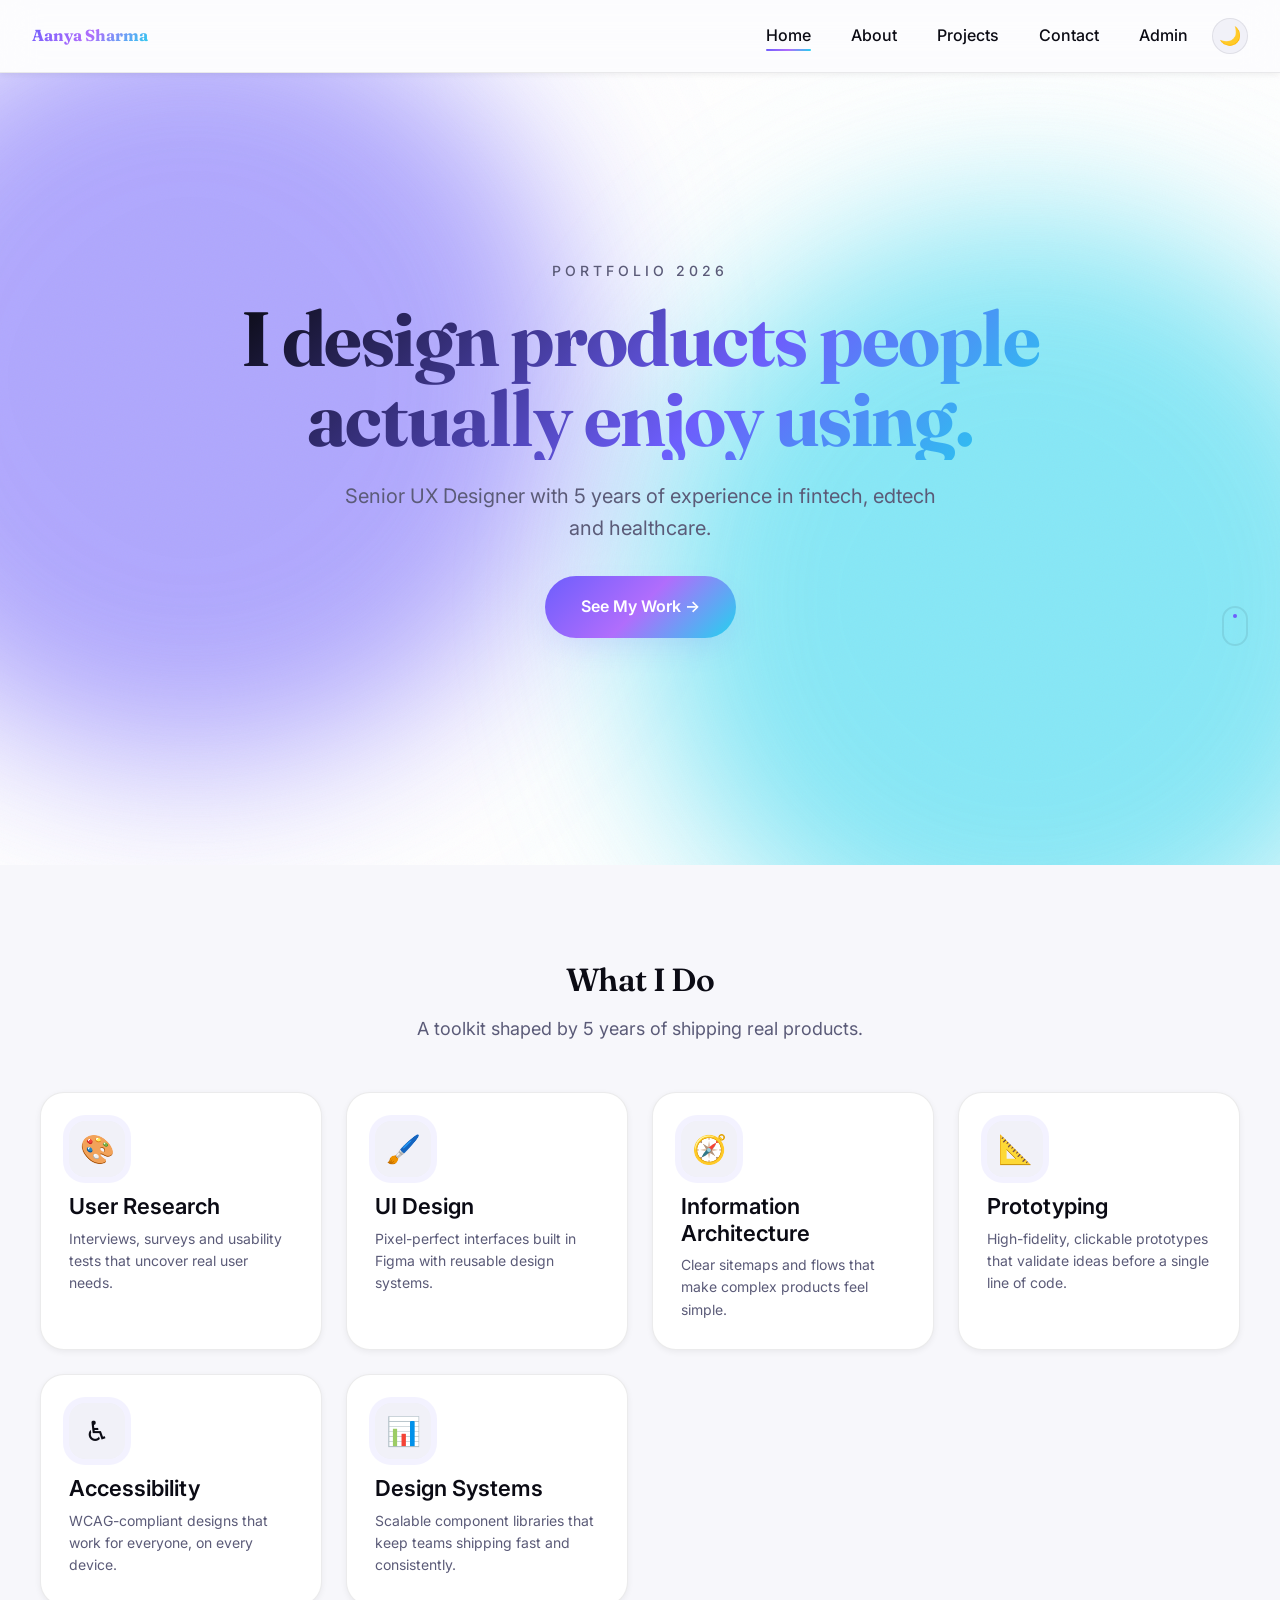
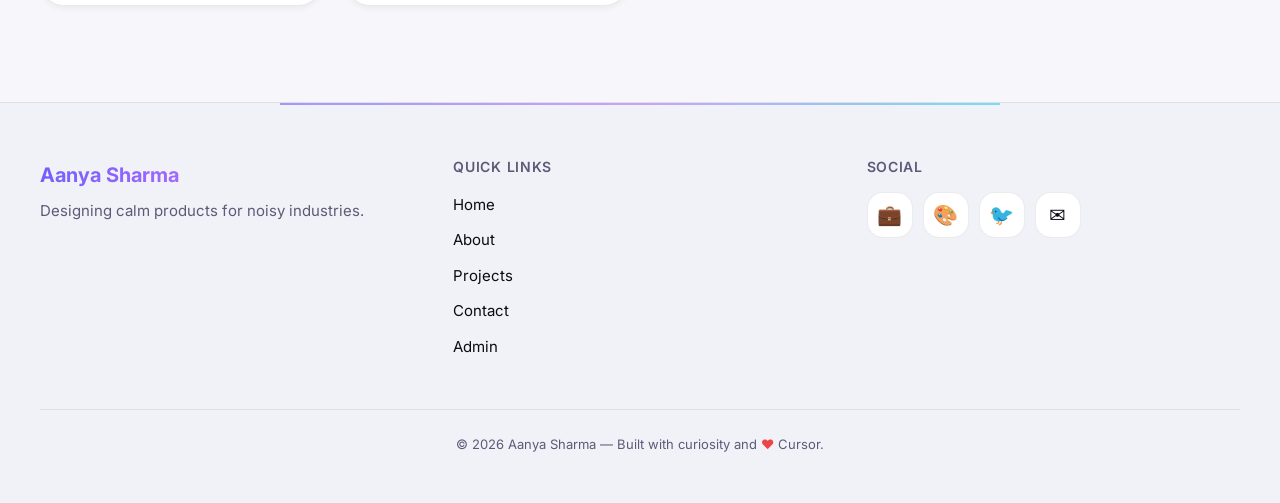
<file: index.html>
<!DOCTYPE html>
<html lang="en">
<head>
  <meta charset="UTF-8">
  <meta name="viewport" content="width=device-width, initial-scale=1.0">
  <title>Aanya Sharma | UX Designer</title>
  <link rel="stylesheet" href="styles.css">
  <script>
    (function(){var k='aanya-theme',s=localStorage.getItem(k),t=s||(matchMedia('(prefers-color-scheme: dark)').matches?'dark':'light');document.documentElement.setAttribute('data-theme',t);})();
  </script>
</head>
<body>

  <!-- Sticky bar: stays at the top while the user scrolls the page -->
  <nav class="nav">

    <!-- Brand / logo area on the left -->
    <a href="index.html" class="nav__brand">Aanya Sharma</a>

    <!-- Hamburger toggle (visible on mobile) -->
    <button type="button" class="nav__toggle" aria-expanded="false" aria-controls="nav-menu" aria-label="Open menu">
      <span class="nav__toggle-icon nav__toggle-icon--menu" aria-hidden="true">☰</span>
      <span class="nav__toggle-icon nav__toggle-icon--close" aria-hidden="true">✕</span>
    </button>

    <div class="nav__actions">
      <ul class="nav__links" id="nav-menu">
        <li><a href="index.html" class="nav__link active">Home</a></li>
        <li><a href="about.html" class="nav__link">About</a></li>
        <li><a href="projects.html" class="nav__link">Projects</a></li>
        <li><a href="contact.html" class="nav__link">Contact</a></li>
        <li><a href="admin.html" class="nav__link">Admin</a></li>
      </ul>
      <button type="button" class="theme-toggle" aria-label="Switch to dark mode">🌙</button>
    </div>

  </nav>

  <section class="hero">
    <div class="hero__noise" aria-hidden="true"></div>
    <p class="hero__eyebrow">PORTFOLIO 2026</p>
    <h1 class="hero__title">I design products people actually enjoy using.</h1>
    <p class="hero__subtitle">Senior UX Designer with 5 years of experience in fintech, edtech and healthcare.</p>
    <a href="projects.html" class="hero__cta">See My Work →</a>
    <div class="hero__scroll" aria-hidden="true"><span class="hero__scroll-dot"></span></div>
  </section>

  <section class="skills">
    <h2 class="skills__heading">What I Do</h2>
    <p class="skills__tagline">A toolkit shaped by 5 years of shipping real products.</p>

    <div class="skills__grid">

      <!-- Card 1: User Research -->
      <article class="skills__card reveal">
        <span class="skills__icon" aria-hidden="true">🎨</span>
        <h3 class="skills__name">User Research</h3>
        <p class="skills__desc">Interviews, surveys and usability tests that uncover real user needs.</p>
      </article>

      <!-- Card 2: UI Design -->
      <article class="skills__card reveal">
        <span class="skills__icon" aria-hidden="true">🖌️</span>
        <h3 class="skills__name">UI Design</h3>
        <p class="skills__desc">Pixel-perfect interfaces built in Figma with reusable design systems.</p>
      </article>

      <!-- Card 3: Information Architecture -->
      <article class="skills__card reveal">
        <span class="skills__icon" aria-hidden="true">🧭</span>
        <h3 class="skills__name">Information Architecture</h3>
        <p class="skills__desc">Clear sitemaps and flows that make complex products feel simple.</p>
      </article>

      <!-- Card 4: Prototyping -->
      <article class="skills__card reveal">
        <span class="skills__icon" aria-hidden="true">📐</span>
        <h3 class="skills__name">Prototyping</h3>
        <p class="skills__desc">High-fidelity, clickable prototypes that validate ideas before a single line of code.</p>
      </article>

      <!-- Card 5: Accessibility -->
      <article class="skills__card reveal">
        <span class="skills__icon" aria-hidden="true">♿</span>
        <h3 class="skills__name">Accessibility</h3>
        <p class="skills__desc">WCAG-compliant designs that work for everyone, on every device.</p>
      </article>

      <!-- Card 6: Design Systems -->
      <article class="skills__card reveal">
        <span class="skills__icon" aria-hidden="true">📊</span>
        <h3 class="skills__name">Design Systems</h3>
        <p class="skills__desc">Scalable component libraries that keep teams shipping fast and consistently.</p>
      </article>

    </div>
  </section>

  <footer class="footer">
    <div class="footer__grid">
      <div class="footer__col">
        <p class="footer__brand">Aanya Sharma</p>
        <p class="footer__tagline">Designing calm products for noisy industries.</p>
      </div>
      <div class="footer__col">
        <h2 class="footer__heading">Quick links</h2>
        <ul class="footer__links">
          <li><a href="index.html">Home</a></li>
          <li><a href="about.html">About</a></li>
          <li><a href="projects.html">Projects</a></li>
          <li><a href="contact.html">Contact</a></li>
          <li><a href="admin.html">Admin</a></li>
        </ul>
      </div>
      <div class="footer__col">
        <h2 class="footer__heading">Social</h2>
        <ul class="footer__social">
          <li><a href="https://linkedin.com" target="_blank" rel="noopener noreferrer"><span aria-hidden="true">💼</span> LinkedIn</a></li>
          <li><a href="https://dribbble.com" target="_blank" rel="noopener noreferrer"><span aria-hidden="true">🎨</span> Dribbble</a></li>
          <li><a href="https://twitter.com" target="_blank" rel="noopener noreferrer"><span aria-hidden="true">🐦</span> Twitter</a></li>
          <li><a href="mailto:hello@aanyasharma.design"><span aria-hidden="true">✉️</span> Email</a></li>
        </ul>
      </div>
    </div>
    <p class="footer__copy">© 2026 Aanya Sharma — Built with curiosity and <span class="footer__heart" aria-hidden="true">♥</span> Cursor.</p>
  </footer>

  <script src="script.js"></script>
</body>
</html>
</file>
<file: styles.css>
@import url("https://fonts.googleapis.com/css2?family=Fraunces:opsz,wght@9..144,600;800&family=Inter:wght@400;500;600;700&display=swap");

/* === DESIGN TOKENS === */
:root {
  /* Light theme (default) */
  --bg:            #f7f7fb;
  --surface:       #ffffff;
  --surface-2:     #f1f1f8;
  --text:          #0b0b14;
  --text-muted:    #5b5b78;
  --border:        rgba(11, 11, 20, 0.08);
  --primary:       #6d5efc;
  --primary-2:     #b06dfc;
  --accent:        #22d3ee;
  --success:       #16a34a;
  --danger:        #ef4444;
  --shadow-sm:     0 2px 6px rgba(11, 11, 20, 0.06);
  --shadow-md:     0 12px 32px -8px rgba(109, 94, 252, 0.18);
  --shadow-lg:     0 30px 60px -20px rgba(109, 94, 252, 0.35);
  --radius-sm:     10px;
  --radius-md:     16px;
  --radius-lg:     24px;
  --radius-pill:   999px;
  --ease:          cubic-bezier(0.2, 0.7, 0.2, 1);
  --dur-fast:      180ms;
  --dur:           320ms;
  --dur-slow:      650ms;
  --grad-hero:     linear-gradient(135deg, #6d5efc 0%, #b06dfc 50%, #22d3ee 100%);
  --grad-text:     linear-gradient(135deg, #0b0b14 0%, #6d5efc 60%, #22d3ee 100%);

  /* Legacy aliases (existing rules) */
  --color-bg: var(--surface);
  --color-text: var(--text);
  --color-muted: var(--text-muted);
  --color-primary: var(--primary);
  --color-primary-dark: #5548e8;
  --color-accent: var(--primary-2);
  --color-surface: var(--surface-2);

  --font-size-h1: 48px;
  --font-size-h2: 32px;
  --font-size-h3: 22px;
  --font-size-body: 16px;
  --font-size-small: 14px;
  --line-height-body: 1.6;
  --line-height-heading: 1.2;

  --font-sans: "Inter", system-ui, -apple-system, sans-serif;
  --font-display: "Fraunces", Georgia, serif;
}

:root[data-theme="dark"] {
  --bg: #08090f;
  --surface: #13141f;
  --surface-2: #1c1d2e;
  --text: #f5f5fa;
  --text-muted: #9ca3b7;
  --border: rgba(245, 245, 250, 0.1);
  --shadow-sm: 0 2px 8px rgba(0, 0, 0, 0.4);
  --shadow-md: 0 14px 40px -10px rgba(34, 211, 238, 0.2);
  --shadow-lg: 0 30px 80px -20px rgba(109, 94, 252, 0.45);
  --grad-text: linear-gradient(135deg, #ffffff 0%, #b06dfc 60%, #22d3ee 100%);
  --color-bg: var(--surface);
  --color-text: var(--text);
  --color-muted: var(--text-muted);
  --color-primary-dark: #8b7cff;
}

html {
  scroll-behavior: smooth;
}

body {
  margin: 0;
  background-color: var(--bg);
  color: var(--text);
  font-family: var(--font-sans);
  font-size: var(--font-size-body);
  line-height: var(--line-height-body);
}

body,
*,
*::before,
*::after {
  transition:
    background-color var(--dur) var(--ease),
    color var(--dur) var(--ease),
    border-color var(--dur) var(--ease),
    box-shadow var(--dur) var(--ease);
}

h1,
h2 {
  font-family: var(--font-display);
  font-weight: 600;
  line-height: var(--line-height-heading);
  color: var(--text);
  letter-spacing: -0.02em;
}

h1 {
  font-size: var(--font-size-h1);
}

h2 {
  font-size: var(--font-size-h2);
}

h3 {
  font-size: var(--font-size-h3);
  font-weight: 600;
  line-height: var(--line-height-heading);
  color: var(--text);
}

/* === NAVIGATION === */

.nav {
  position: sticky;
  top: 0;
  z-index: 100;
  display: flex;
  align-items: center;
  justify-content: space-between;
  font-size: var(--font-size-body);
}

.nav__toggle {
  display: none;
  align-items: center;
  justify-content: center;
  padding: 8px;
  border: none;
  background: transparent;
  color: var(--color-bg);
  font-size: 24px;
  line-height: 1;
  cursor: pointer;
  transition: color 0.2s ease, transform 0.2s ease;
}

.nav__toggle-icon {
  display: inline-block;
  transition: opacity 0.2s ease, transform 0.2s ease;
}

.nav__toggle-icon--close {
  display: none;
}

.nav.is-open .nav__toggle-icon--menu {
  display: none;
}

.nav.is-open .nav__toggle-icon--close {
  display: inline-block;
}

.nav__brand {
  text-decoration: none;
}

.nav__links {
  display: flex;
  align-items: center;
  gap: 2.5rem;
  margin: 0;
  padding: 0;
  list-style: none;
}

.nav__link {
  text-decoration: none;
}

/* === HERO === */

.hero {
  display: flex;
  flex-direction: column;
  align-items: center;
  justify-content: center;
  width: 100%;
  min-height: 80vh;
  padding: 2rem;
  box-sizing: border-box;
  background: linear-gradient(to bottom right, #4f46e5, #9333ea);
  color: var(--color-bg);
  text-align: center;
}

.hero h1 {
  color: var(--color-bg);
}

.hero__eyebrow {
  margin: 0 0 1rem;
  font-size: var(--font-size-small);
  font-weight: 500;
  letter-spacing: 4px;
  text-transform: uppercase;
  opacity: 0.6;
}

.hero__title {
  margin: 0 0 1.25rem;
  max-width: 800px;
  font-weight: 700;
}

.hero__subtitle {
  margin: 0 0 2rem;
  max-width: 600px;
  font-size: 20px;
  line-height: var(--line-height-body);
  opacity: 0.8;
}

@keyframes hero-cta-float {
  0%, 100% {
    transform: translateY(0);
    box-shadow: 0 4px 14px rgba(0, 0, 0, 0.15);
  }
  50% {
    transform: translateY(-3px);
    box-shadow: 0 10px 24px rgba(0, 0, 0, 0.22);
  }
}

.hero__cta {
  display: inline-block;
  padding: 16px 32px;
  border-radius: 999px;
  background-color: var(--color-bg);
  color: var(--color-text);
  font-size: var(--font-size-body);
  font-weight: 600;
  text-decoration: none;
  box-shadow: 0 4px 14px rgba(0, 0, 0, 0.15);
  animation: hero-cta-float 2s cubic-bezier(0.45, 0, 0.55, 1) infinite;
  transition: transform 0.2s ease, box-shadow 0.2s ease;
}

.hero__cta:hover {
  animation-play-state: paused;
  transform: translateY(-4px);
  box-shadow: 0 12px 28px rgba(0, 0, 0, 0.25);
}

/* === SKILLS === */

.skills {
  padding: 96px 24px;
  text-align: center;
}

.skills__heading {
  margin: 0 0 16px;
  color: var(--text);
}

.skills__tagline {
  margin: 0 auto 48px;
  max-width: 640px;
  font-size: 18px;
  color: var(--color-muted);
}

.skills__grid {
  display: grid;
  grid-template-columns: repeat(auto-fit, minmax(260px, 1fr));
  gap: 24px;
  max-width: 1200px;
  margin: 0 auto;
  text-align: left;
}

.skills__card {
  padding: 24px;
  border: 1px solid #e5e7eb;
  border-radius: 16px;
  background-color: var(--color-bg);
  box-shadow: 0 1px 3px rgba(0, 0, 0, 0.08);
  transition: transform 0.2s ease, box-shadow 0.2s ease;
}

.skills__card:hover {
  transform: translateY(-6px);
  box-shadow: 0 12px 24px rgba(0, 0, 0, 0.12);
}

.skills__icon {
  display: block;
  margin-bottom: 12px;
  font-size: 48px;
  line-height: 1;
}

.skills__name {
  margin: 0 0 8px;
}

.skills__desc {
  margin: 0;
  font-size: var(--font-size-small);
  line-height: var(--line-height-body);
  color: var(--color-muted);
}

/* === ABOUT === */

.about {
  max-width: 1200px;
  margin: 0 auto;
  padding: 64px 24px 96px;
}

.about__header {
  text-align: center;
  margin-bottom: 64px;
}

.about__title {
  margin: 0 0 12px;
}

.about__subtitle {
  margin: 0;
  font-size: 18px;
  color: var(--color-muted);
}

.about__intro {
  display: grid;
  grid-template-columns: 1fr 1fr;
  gap: 48px;
  align-items: start;
  margin-bottom: 96px;
}

.about__photo {
  width: 400px;
  height: 400px;
  max-width: 100%;
  border-radius: 16px;
  object-fit: cover;
}

.about__bio p {
  margin: 0 0 1.25rem;
  color: #374151;
}

.about__bio p:last-child {
  margin-bottom: 0;
}

.about__timeline-heading {
  margin: 0 0 48px;
  text-align: center;
}

.timeline {
  list-style: none;
  margin: 0 auto;
  padding: 0;
  max-width: 720px;
}

.timeline__entry {
  display: grid;
  grid-template-columns: 72px 1fr;
  gap: 32px;
  position: relative;
  padding-bottom: 40px;
}

.timeline__entry:last-child {
  padding-bottom: 0;
}

.timeline__entry::before {
  content: "";
  position: absolute;
  left: 72px;
  top: 8px;
  width: 12px;
  height: 12px;
  margin-left: 20px;
  border-radius: 50%;
  background-color: var(--color-accent);
  box-shadow: 0 0 0 4px #f5f3ff;
  z-index: 1;
}

.timeline__entry:not(:last-child)::after {
  content: "";
  position: absolute;
  left: 72px;
  top: 20px;
  margin-left: 25px;
  width: 2px;
  height: calc(100% - 4px);
  background-color: var(--color-accent);
}

.timeline__year {
  font-size: 18px;
  font-weight: 700;
  color: var(--color-primary-dark);
  text-align: right;
  padding-top: 2px;
}

.timeline__content {
  padding-left: 24px;
}

.timeline__role {
  margin: 0 0 6px;
}

.timeline__desc {
  margin: 0;
  font-size: var(--font-size-small);
  line-height: var(--line-height-body);
  color: var(--color-muted);
}

/* === PROJECTS === */

.projects {
  max-width: 1200px;
  margin: 0 auto;
  padding: 64px 24px 96px;
}

.projects__header {
  text-align: center;
  margin-bottom: 56px;
}

.projects__title {
  margin: 0 0 12px;
}

.projects__subtitle {
  margin: 0;
  font-size: 18px;
  color: var(--color-muted);
}

.projects__grid {
  display: grid;
  grid-template-columns: repeat(auto-fit, minmax(320px, 1fr));
  gap: 32px;
}

.project-card {
  overflow: hidden;
  border: 1px solid var(--border);
  border-radius: 16px;
  background-color: var(--color-bg);
  box-shadow: 0 1px 3px rgba(0, 0, 0, 0.08);
  transition: box-shadow 0.2s ease, transform 0.2s ease;
}

.project-card:hover {
  transform: translateY(-4px);
  box-shadow: 0 12px 24px rgba(0, 0, 0, 0.1);
}

.project-card__image {
  display: block;
  width: 100%;
  height: 100%;
  object-fit: cover;
}

.project-card__body {
  padding: 24px;
}

.project-card__title {
  margin: 0 0 8px;
}

.project-card__desc {
  margin: 0 0 16px;
  font-size: var(--font-size-small);
  line-height: var(--line-height-body);
  color: var(--color-muted);
}

.project-card__tags {
  display: flex;
  flex-wrap: wrap;
  gap: 8px;
  margin-bottom: 16px;
}

.project-card__tag {
  padding: 4px 10px;
  border-radius: 999px;
  background-color: #ede9fe;
  color: #5b21b6;
  font-size: 12px;
  font-weight: 500;
}

.project-card__link {
  display: inline-block;
  color: var(--color-primary-dark);
  font-size: 15px;
  font-weight: 600;
  text-decoration: none;
  transition: color 0.2s ease, text-decoration 0.2s ease;
}

.project-card__link:hover {
  color: var(--color-primary);
  text-decoration: underline;
}

/* === CONTACT === */

.contact {
  max-width: 1100px;
  margin: 0 auto;
  padding: 64px 24px 96px;
}

.contact__header {
  text-align: center;
  margin-bottom: 56px;
}

.contact__title {
  margin: 0 0 12px;
}

.contact__subtitle {
  margin: 0;
  font-size: 18px;
  color: var(--color-muted);
}

.contact__layout {
  display: grid;
  grid-template-columns: 1fr 1.2fr;
  gap: 48px;
  align-items: start;
}

.contact-card {
  padding: 32px;
  border: 1px solid #e5e7eb;
  border-radius: 16px;
  background-color: var(--color-surface);
}

.contact-card__heading {
  margin: 0 0 24px;
}

.contact-card__item {
  margin: 0 0 20px;
  color: #374151;
}

.contact-card__label {
  display: block;
  margin-bottom: 4px;
  font-size: 12px;
  font-weight: 600;
  letter-spacing: 0.05em;
  text-transform: uppercase;
  color: var(--color-muted);
}

.contact-card__item a {
  color: var(--color-primary-dark);
  text-decoration: none;
}

.contact-card__item a:hover {
  color: var(--color-primary);
  text-decoration: underline;
}

.contact-card__social {
  margin-top: 24px;
}

.contact-card__links {
  margin: 0;
  padding: 0;
  list-style: none;
}

.contact-card__links li {
  margin-bottom: 8px;
}

.contact-card__links a {
  color: var(--color-primary-dark);
  font-weight: 500;
  text-decoration: none;
}

.contact-card__links a:hover {
  color: var(--color-primary);
  text-decoration: underline;
}

.contact-form {
  display: flex;
  flex-direction: column;
  gap: 20px;
}

.contact-form__field {
  display: flex;
  flex-direction: column;
  gap: 8px;
}

.contact-form__field label {
  font-size: var(--font-size-small);
  font-weight: 600;
  color: #374151;
}

.contact-form__field input,
.contact-form__field select,
.contact-form__field textarea {
  width: 100%;
  padding: 12px;
  border: 1px solid #d1d5db;
  border-radius: 8px;
  background-color: var(--color-bg);
  font-size: var(--font-size-body);
  font-family: inherit;
  color: var(--color-text);
  box-sizing: border-box;
  transition: border-color 0.2s ease, box-shadow 0.2s ease;
}

.contact-form__field textarea {
  resize: vertical;
  min-height: 120px;
}

.contact-form__field input:focus,
.contact-form__field select:focus,
.contact-form__field textarea:focus {
  outline: none;
  border-color: var(--color-primary);
  box-shadow: 0 0 0 3px rgba(99, 102, 241, 0.25);
}

.contact-form__submit {
  width: 100%;
  padding: 14px;
  border: none;
  border-radius: 8px;
  background-color: var(--color-primary);
  color: var(--color-bg);
  font-size: var(--font-size-body);
  font-weight: 600;
  font-family: inherit;
  cursor: pointer;
  transition: background-color 0.2s ease;
}

.contact-form__submit:hover {
  background-color: var(--color-primary-dark);
}

.contact-success {
  margin: 0;
  padding: 24px;
  border-radius: 8px;
  background-color: #ecfdf5;
  border: 1px solid #6ee7b7;
  color: #065f46;
  font-size: var(--font-size-body);
  line-height: var(--line-height-body);
}

/* === FOOTER === */

.footer {
  padding: 48px 24px;
  background-color: #0f172a;
  color: #cbd5e1;
}

.footer h2 {
  font-family: var(--font-sans);
  color: #94a3b8;
}

.footer__grid {
  display: grid;
  grid-template-columns: repeat(3, 1fr);
  gap: 40px;
  max-width: 1200px;
  margin: 0 auto 40px;
}

.footer__brand {
  margin: 0 0 8px;
  font-size: 20px;
  font-weight: 700;
  color: var(--color-bg);
}

.footer__tagline {
  margin: 0;
  font-size: 15px;
  line-height: var(--line-height-body);
  color: #cbd5e1;
}

.footer__heading {
  margin: 0 0 16px;
  font-size: var(--font-size-small);
  font-weight: 600;
  letter-spacing: 0.05em;
  text-transform: uppercase;
}

.footer__links,
.footer__social {
  margin: 0;
  padding: 0;
  list-style: none;
}

.footer__links li,
.footer__social li {
  margin-bottom: 10px;
}

.footer__links a,
.footer__social a {
  color: #cbd5e1;
  font-size: 15px;
  text-decoration: none;
  transition: color 0.2s ease;
}

.footer__links a:hover,
.footer__social a:hover {
  color: var(--color-accent);
}

.footer__copy {
  margin: 0 auto;
  padding-top: 24px;
  border-top: 1px solid #1e293b;
  max-width: 1200px;
  font-size: 13px;
  text-align: center;
  color: #94a3b8;
}

/* === RESPONSIVE === */

/* ≤768px — hamburger nav + stacked layouts */
@media (max-width: 768px) {
  .nav {
    flex-wrap: wrap;
    height: auto;
    min-height: 72px;
  }

  .nav.is-scrolled {
    min-height: 56px;
  }

  .nav__toggle {
    display: flex;
  }

  .nav__actions {
    display: none;
    flex-direction: column;
    align-items: stretch;
    gap: 0;
    width: 100%;
    margin: 0;
    padding: 0;
  }

  .nav.is-open .nav__actions {
    display: flex;
  }

  .nav__links {
    flex-direction: column;
    align-items: stretch;
    gap: 0;
    width: 100%;
    border-top: 1px solid var(--border);
    background: var(--surface);
  }

  .nav__links li {
    width: 100%;
  }

  .nav__link {
    display: block;
    padding: 14px 2rem;
  }

  .theme-toggle {
    align-self: flex-end;
    margin: 12px 2rem 16px;
  }

  .about__intro {
    grid-template-columns: 1fr;
    justify-items: center;
    text-align: center;
  }

  .about__photo {
    width: 100%;
    max-width: 400px;
    height: auto;
    aspect-ratio: 1 / 1;
  }

  .contact__layout {
    grid-template-columns: 1fr;
  }

  .footer__grid {
    grid-template-columns: 1fr;
    gap: 32px;
  }
}

/* ≤639px — hero headline tweak */
@media (max-width: 639px) {
  .hero__title {
    font-size: 36px;
    padding: 0 0.75rem;
  }
}

/* ≤480px — smaller headings + tighter section padding */
@media (max-width: 480px) {
  h1 {
    font-size: 32px;
  }

  .hero__title {
    font-size: 32px;
  }

  .skills {
    padding-top: 56px;
    padding-bottom: 56px;
  }

  .about,
  .projects,
  .contact {
    padding-bottom: 56px;
  }
}

/* === GLOBAL ANIMATIONS & UTILITIES === */

.scroll-progress {
  position: fixed;
  top: 0;
  left: 0;
  z-index: 10000;
  height: 3px;
  width: 0%;
  background: var(--grad-hero);
  pointer-events: none;
}

.reveal {
  opacity: 0;
  transform: translateY(28px);
  transition:
    opacity var(--dur-slow) var(--ease),
    transform var(--dur-slow) var(--ease);
}

.reveal.is-visible {
  opacity: 1;
  transform: translateY(0);
}

.page-splash {
  position: fixed;
  inset: 0;
  z-index: 20000;
  display: flex;
  align-items: center;
  justify-content: center;
  background: rgba(0, 0, 0, 0.92);
  pointer-events: none;
}

.page-splash__brand {
  font-family: var(--font-display);
  font-size: clamp(28px, 5vw, 42px);
  font-weight: 700;
  background: var(--grad-hero);
  -webkit-background-clip: text;
  background-clip: text;
  color: transparent;
  opacity: 0;
  animation: splashBrand 900ms var(--ease) forwards;
}

@keyframes splashBrand {
  0% {
    opacity: 0;
    transform: scale(0.96);
  }
  40% {
    opacity: 1;
    transform: scale(1);
  }
  100% {
    opacity: 0;
    transform: scale(1.02);
  }
}

:focus {
  outline: none;
}

:focus-visible {
  outline: 2px solid var(--primary);
  outline-offset: 3px;
  border-radius: inherit;
}

/* === NAV (GLASS) === */

.nav {
  height: 72px;
  padding: 0 clamp(1rem, 4vw, 2rem);
  background: rgba(255, 255, 255, 0.65);
  backdrop-filter: blur(18px) saturate(140%);
  -webkit-backdrop-filter: blur(18px) saturate(140%);
  border-bottom: 1px solid var(--border);
  box-shadow: var(--shadow-sm);
  transition:
    height var(--dur) var(--ease),
    background-color var(--dur) var(--ease),
    box-shadow var(--dur) var(--ease);
}

:root[data-theme="dark"] .nav {
  background: rgba(19, 20, 31, 0.55);
}

.nav.is-scrolled {
  height: 56px;
  box-shadow: var(--shadow-md);
  background: rgba(255, 255, 255, 0.82);
}

:root[data-theme="dark"] .nav.is-scrolled {
  background: rgba(19, 20, 31, 0.78);
}

.nav__brand {
  background: var(--grad-hero);
  -webkit-background-clip: text;
  background-clip: text;
  color: transparent;
  font-weight: 700;
  font-family: var(--font-display);
}

.nav__brand:hover {
  opacity: 0.85;
  color: transparent;
}

.nav__link {
  position: relative;
  color: var(--text);
  font-weight: 500;
}

.nav__link:hover {
  color: var(--primary);
}

.nav__link.active {
  text-decoration: none;
}

.nav__link.active::after {
  content: "";
  position: absolute;
  left: 0;
  bottom: -6px;
  width: 100%;
  height: 2px;
  background: var(--grad-hero);
  border-radius: var(--radius-pill);
  animation: navUnderline var(--dur) var(--ease) forwards;
  transform-origin: left;
}

@keyframes navUnderline {
  from {
    transform: scaleX(0);
  }
  to {
    transform: scaleX(1);
  }
}

.nav__toggle {
  color: var(--text);
  z-index: 2;
}

.nav__actions {
  display: flex;
  align-items: center;
  gap: 1.5rem;
}

.theme-toggle {
  flex-shrink: 0;
  display: flex;
  align-items: center;
  justify-content: center;
  width: 36px;
  height: 36px;
  padding: 0;
  border: 1px solid var(--border);
  border-radius: var(--radius-pill);
  background: var(--surface-2);
  font-size: 18px;
  line-height: 1;
  cursor: pointer;
}

.theme-toggle:hover {
  border-color: var(--primary);
  box-shadow: var(--shadow-sm);
}

/* === HERO (BLOBS) === */

.hero {
  position: relative;
  overflow: hidden;
  min-height: 88vh;
  background: var(--surface);
  color: var(--text);
  text-align: center;
}

.hero::before,
.hero::after {
  content: "";
  position: absolute;
  width: 60vw;
  height: 60vw;
  border-radius: 50%;
  filter: blur(80px);
  opacity: 0.55;
  animation: blobFloat 12s ease-in-out infinite;
  pointer-events: none;
  z-index: 0;
}

.hero::before {
  top: -10%;
  left: -15%;
  background: #6d5efc;
  mix-blend-mode: multiply;
}

.hero::after {
  bottom: -15%;
  right: -10%;
  background: #22d3ee;
  mix-blend-mode: multiply;
  animation-delay: -6s;
}

:root[data-theme="dark"] .hero::before,
:root[data-theme="dark"] .hero::after {
  mix-blend-mode: screen;
}

.hero__noise {
  position: absolute;
  inset: 0;
  z-index: 1;
  opacity: 0.04;
  pointer-events: none;
  background-image: url("data:image/svg+xml,%3Csvg viewBox='0 0 120 120' xmlns='http://www.w3.org/2000/svg'%3E%3Cfilter id='n'%3E%3CfeTurbulence type='fractalNoise' baseFrequency='0.85' numOctaves='4' stitchTiles='stitch'/%3E%3C/filter%3E%3Crect width='120' height='120' filter='url(%23n)'/%3E%3C/svg%3E");
  background-size: 120px 120px;
}

.hero > *:not(.hero__noise) {
  position: relative;
  z-index: 2;
}

@keyframes blobFloat {
  0%,
  100% {
    transform: translate(0, 0);
  }
  33% {
    transform: translate(40px, -30px);
  }
  66% {
    transform: translate(-35px, 40px);
  }
}

.hero h1 {
  color: transparent;
}

.hero__eyebrow {
  color: var(--text-muted);
  opacity: 1;
}

.hero__title {
  background: var(--grad-text);
  -webkit-background-clip: text;
  background-clip: text;
  color: transparent;
  font-size: clamp(40px, 6vw, 84px);
  line-height: 1.05;
  letter-spacing: -0.02em;
}

.hero__subtitle {
  color: var(--text-muted);
  opacity: 1;
}

.hero__cta {
  position: relative;
  overflow: hidden;
  padding: 18px 36px;
  border-radius: var(--radius-pill);
  background: var(--grad-hero);
  color: #ffffff;
  box-shadow: var(--shadow-md);
  animation: none;
}

.hero__cta::after {
  content: "";
  position: absolute;
  inset: 0;
  background: linear-gradient(
    120deg,
    transparent 0%,
    rgba(255, 255, 255, 0.4) 50%,
    transparent 100%
  );
  transform: translateX(-120%);
  pointer-events: none;
}

.hero__cta:hover {
  transform: translateY(-3px);
  box-shadow: var(--shadow-lg);
}

.hero__cta:hover::after {
  animation: ctaShine 700ms var(--ease);
}

@keyframes ctaShine {
  to {
    transform: translateX(120%);
  }
}

.hero__scroll {
  position: absolute;
  bottom: 2rem;
  left: 50%;
  z-index: 2;
  width: 22px;
  height: 36px;
  border: 2px solid var(--border);
  border-radius: var(--radius-pill);
  transform: translateX(-50%);
}

.hero__scroll-dot {
  position: absolute;
  top: 6px;
  left: 50%;
  width: 4px;
  height: 4px;
  margin-left: -2px;
  border-radius: 50%;
  background: var(--primary);
  animation: scrollDot 1.6s ease-in-out infinite;
}

@keyframes scrollDot {
  0%,
  100% {
    transform: translateY(0);
    opacity: 1;
  }
  50% {
    transform: translateY(14px);
    opacity: 0.35;
  }
}

/* === SKILLS (UPGRADED) === */

.skills {
  background: var(--bg);
}

.skills__tagline {
  color: var(--text-muted);
}

.skills__card {
  position: relative;
  overflow: hidden;
  padding: 28px;
  border: 1px solid var(--border);
  border-radius: var(--radius-lg);
  background: var(--surface);
  box-shadow: var(--shadow-sm);
  transition:
    transform var(--dur) var(--ease),
    box-shadow var(--dur) var(--ease),
    border-color var(--dur) var(--ease);
}

.skills__card::after {
  content: "";
  position: absolute;
  inset: 0;
  background: linear-gradient(
    105deg,
    transparent 40%,
    rgba(255, 255, 255, 0.35) 50%,
    transparent 60%
  );
  transform: translateX(-100%);
  pointer-events: none;
}

.skills__card:hover {
  transform: translateY(-8px);
  box-shadow: var(--shadow-lg);
  border: 1px solid transparent;
  background:
    linear-gradient(var(--surface), var(--surface)) padding-box,
    var(--grad-hero) border-box;
}

.skills__card:hover::after {
  transform: translateX(100%);
  transition: transform var(--dur-slow) var(--ease);
}

.skills__icon {
  display: flex;
  align-items: center;
  justify-content: center;
  width: 56px;
  height: 56px;
  margin-bottom: 16px;
  border-radius: var(--radius-md);
  background: var(--surface-2);
  font-size: 28px;
  box-shadow: 0 0 0 6px rgba(109, 94, 252, 0.08);
}

.skills__desc {
  color: var(--text-muted);
}

/* === ABOUT (STATS + TIMELINE) === */

.about__header {
  position: relative;
  overflow: hidden;
}

.about__header::before {
  content: "";
  position: absolute;
  top: 50%;
  left: 50%;
  width: 280px;
  height: 280px;
  border-radius: 50%;
  background: radial-gradient(circle, #6d5efc 0%, #22d3ee 70%, transparent 100%);
  opacity: 0.25;
  filter: blur(40px);
  transform: translate(-50%, -55%);
  animation: blobFloat 12s ease-in-out infinite;
  pointer-events: none;
}

.about__header > * {
  position: relative;
  z-index: 1;
}

.about__subtitle {
  color: var(--text-muted);
}

.about__stats {
  display: grid;
  grid-template-columns: repeat(3, 1fr);
  gap: 24px;
  max-width: 900px;
  margin: 0 auto 56px;
  padding: 28px 32px;
  border: 1px solid var(--border);
  border-radius: var(--radius-lg);
  background: var(--surface);
  box-shadow: var(--shadow-sm);
  text-align: center;
}

.about__stat {
  display: flex;
  flex-direction: column;
  gap: 4px;
}

.about__stat-number {
  font-family: var(--font-display);
  font-size: clamp(28px, 4vw, 40px);
  font-weight: 800;
  letter-spacing: -0.02em;
  background: var(--grad-text);
  -webkit-background-clip: text;
  background-clip: text;
  color: transparent;
}

.about__stat-label {
  font-size: var(--font-size-small);
  color: var(--text-muted);
}

.about__photo-wrap {
  justify-self: center;
}

.about__photo-wrap {
  display: inline-block;
  padding: 8px;
  border-radius: var(--radius-lg);
  background: var(--grad-hero);
  box-shadow: var(--shadow-lg);
}

.about__photo {
  display: block;
  width: 400px;
  max-width: 100%;
  height: auto;
  aspect-ratio: 1 / 1;
  border: none;
  border-radius: calc(var(--radius-lg) - 4px);
  object-fit: cover;
  transition: transform var(--dur) var(--ease);
}

@media (min-width: 901px) {
  .about__photo-wrap {
    transform: rotate(-3deg);
  }

  .about__photo-wrap:hover {
    transform: rotate(0deg);
  }
}

.about__bio p {
  color: var(--text-muted);
}

.timeline {
  position: relative;
  padding-left: 24px;
}

.timeline::before {
  content: "";
  position: absolute;
  left: 7px;
  top: 8px;
  bottom: 8px;
  width: 2px;
  background: var(--grad-hero);
}

.timeline__entry {
  grid-template-columns: 64px 1fr;
  gap: 24px;
  padding-bottom: 48px;
  padding-left: 8px;
}

.timeline__entry::before {
  left: 0;
  top: 4px;
  width: 14px;
  height: 14px;
  margin-left: 0;
  background: var(--primary);
  box-shadow: 0 0 0 6px rgba(109, 94, 252, 0.25);
}

.timeline__entry::after {
  display: none;
}

.timeline__entry.reveal:nth-child(1) {
  transition-delay: 50ms;
}
.timeline__entry.reveal:nth-child(2) {
  transition-delay: 150ms;
}
.timeline__entry.reveal:nth-child(3) {
  transition-delay: 250ms;
}
.timeline__entry.reveal:nth-child(4) {
  transition-delay: 350ms;
}

.timeline__year {
  color: var(--primary);
}

.timeline__desc {
  color: var(--text-muted);
}

/* === PROJECTS (MARQUEE + CARDS) === */

.tag-marquee {
  overflow: hidden;
  margin-bottom: 48px;
  padding: 12px 0;
  mask-image: linear-gradient(90deg, transparent, #000 8%, #000 92%, transparent);
}

.tag-marquee:hover .tag-marquee__track {
  animation-play-state: paused;
}

.tag-marquee__track {
  display: flex;
  width: max-content;
  animation: marqueeScroll 30s linear infinite;
}

.tag-marquee__row {
  display: flex;
  flex-shrink: 0;
  gap: 12px;
  padding-right: 12px;
}

.tag-marquee__pill {
  flex-shrink: 0;
  padding: 6px 14px;
  border: 1px solid var(--border);
  border-radius: var(--radius-pill);
  background: var(--surface);
  font-size: 12px;
  font-weight: 500;
  color: var(--text-muted);
  white-space: nowrap;
}

@keyframes marqueeScroll {
  from {
    transform: translateX(0);
  }
  to {
    transform: translateX(-50%);
  }
}

.projects__subtitle {
  color: var(--text-muted);
}

.project-card {
  position: relative;
  border: 1px solid var(--border);
  border-radius: var(--radius-lg);
  background: var(--surface);
  box-shadow: var(--shadow-sm);
  transition:
    transform var(--dur) var(--ease),
    box-shadow var(--dur) var(--ease);
}

.project-card.reveal:nth-child(1) {
  transition-delay: 50ms;
}
.project-card.reveal:nth-child(2) {
  transition-delay: 100ms;
}
.project-card.reveal:nth-child(3) {
  transition-delay: 150ms;
}
.project-card.reveal:nth-child(4) {
  transition-delay: 200ms;
}
.project-card.reveal:nth-child(5) {
  transition-delay: 250ms;
}
.project-card.reveal:nth-child(6) {
  transition-delay: 300ms;
}

.project-card:hover {
  transform: rotate(-0.4deg) translateY(-6px);
  box-shadow: var(--shadow-lg);
}

.project-card__media {
  position: relative;
  overflow: hidden;
  border-radius: var(--radius-md);
  margin: 12px 12px 0;
  aspect-ratio: 16 / 9;
}

.project-card__media::after {
  content: "";
  position: absolute;
  inset: 0;
  background: linear-gradient(180deg, transparent 55%, rgba(0, 0, 0, 0.55) 100%);
  opacity: 0;
  transition: opacity var(--dur) var(--ease);
  pointer-events: none;
}

.project-card:hover .project-card__media::after {
  opacity: 1;
}

.project-card__image {
  width: 100%;
  height: 100%;
  object-fit: cover;
  transition: transform var(--dur) var(--ease);
}

.project-card:hover .project-card__image {
  transform: scale(1.06);
}

.project-card__desc {
  color: var(--text-muted);
}

.project-card__tag {
  background: var(--surface-2);
  color: var(--text);
  transition:
    background var(--dur-fast) var(--ease),
    color var(--dur-fast) var(--ease);
}

.project-card:hover .project-card__tag {
  background: var(--grad-hero);
  color: #ffffff;
}

.project-card__link {
  display: inline-block;
  color: var(--primary);
  opacity: 0;
  transform: translateY(8px);
  transition:
    opacity var(--dur) var(--ease),
    transform var(--dur) var(--ease),
    color var(--dur-fast) var(--ease);
}

.project-card:hover .project-card__link {
  opacity: 1;
  transform: translateY(0);
}

/* === CONTACT (FROSTED + FLOAT-LABELS) === */

.contact__subtitle {
  color: var(--text-muted);
}

.contact-card {
  background: var(--surface);
  border: 1px solid var(--border);
  border-radius: var(--radius-lg);
  box-shadow: var(--shadow-md);
}

.contact-card__label {
  color: var(--text-muted);
}

.contact-card__item {
  color: var(--text);
}

.contact-card__item a {
  color: var(--primary);
}

.contact-card__social-buttons {
  display: flex;
  flex-wrap: wrap;
  gap: 12px;
  margin: 8px 0 0;
  padding: 0;
  list-style: none;
}

.contact-card__social-btn {
  display: flex;
  align-items: center;
  justify-content: center;
  width: 56px;
  height: 56px;
  border-radius: var(--radius-md);
  background: var(--surface-2);
  font-size: 24px;
  text-decoration: none;
  transition:
    transform var(--dur-fast) var(--ease),
    background var(--dur) var(--ease);
}

.contact-card__social-btn:hover {
  transform: scale(1.08);
  background: var(--grad-hero);
}

.contact-form__field--float {
  position: relative;
}

.contact-form__field--float label {
  position: absolute;
  left: 16px;
  top: 50%;
  margin: 0;
  padding: 0 6px;
  font-size: var(--font-size-body);
  font-weight: 500;
  color: var(--text-muted);
  pointer-events: none;
  transform: translateY(-50%);
  transform-origin: left center;
  transition:
    top var(--dur-fast) var(--ease),
    transform var(--dur-fast) var(--ease),
    font-size var(--dur-fast) var(--ease),
    color var(--dur-fast) var(--ease);
}

.contact-form__field--float input,
.contact-form__field--float select,
.contact-form__field--float textarea {
  padding: 22px 16px 10px;
  border: 1.5px solid var(--border);
  border-radius: var(--radius-md);
  background: var(--surface);
}

.contact-form__field--float textarea {
  min-height: 140px;
  padding-top: 26px;
}

.contact-form__field--float textarea + label {
  top: 1.25rem;
  transform: translateY(0);
}

/* Select dropdowns can't use :placeholder-shown — keep the label floated above */
.contact-form__field--float select {
  padding: 30px 40px 12px 16px;
  cursor: pointer;
  appearance: none;
  background-image: url("data:image/svg+xml,%3Csvg xmlns='http://www.w3.org/2000/svg' width='12' height='8' viewBox='0 0 12 8'%3E%3Cpath fill='%235b5b78' d='M1 1l5 5 5-5'/%3E%3C/svg%3E");
  background-repeat: no-repeat;
  background-position: right 16px center;
}

.contact-form__field--float select + label {
  top: 0;
  transform: translateY(-50%) scale(0.82);
  background: var(--bg);
  color: var(--text-muted);
}

.contact-form__field--float select:focus + label {
  color: var(--primary);
}

.contact-form__field--float input:focus,
.contact-form__field--float select:focus,
.contact-form__field--float textarea:focus {
  border-color: var(--primary);
  box-shadow: 0 0 0 4px rgba(109, 94, 252, 0.18);
}

.contact-form__field--float input:focus + label,
.contact-form__field--float input:not(:placeholder-shown) + label,
.contact-form__field--float textarea:focus + label,
.contact-form__field--float textarea:not(:placeholder-shown) + label {
  top: 0;
  transform: translateY(-50%) scale(0.82);
  color: var(--primary);
  background: var(--bg);
}

.contact-form__submit {
  position: relative;
  overflow: hidden;
  width: auto;
  padding: 14px 28px;
  border-radius: var(--radius-pill);
  background: var(--grad-hero);
  color: #ffffff;
  box-shadow: var(--shadow-md);
}

.contact-form__submit::after {
  content: "";
  position: absolute;
  inset: 0;
  background: linear-gradient(
    120deg,
    transparent 0%,
    rgba(255, 255, 255, 0.4) 50%,
    transparent 100%
  );
  transform: translateX(-120%);
}

.contact-form__submit:hover {
  background: var(--grad-hero);
}

.contact-form__submit:hover::after {
  animation: ctaShine 700ms var(--ease);
}

.contact-success {
  background: rgba(22, 163, 74, 0.12);
  border-color: var(--success);
  color: var(--success);
}

:root[data-theme="dark"] .contact-success {
  color: #4ade80;
}

/* === FOOTER (UPGRADED) === */

.footer {
  position: relative;
  padding-top: 56px;
  background: var(--surface-2);
  border-top: 1px solid var(--border);
  color: var(--text-muted);
}

.footer::before {
  content: "";
  position: absolute;
  top: 0;
  left: 50%;
  width: min(720px, 80%);
  height: 2px;
  background: var(--grad-hero);
  opacity: 0.6;
  transform: translateX(-50%);
}

.footer h2 {
  color: var(--text-muted);
}

.footer__brand {
  background: var(--grad-hero);
  -webkit-background-clip: text;
  background-clip: text;
  color: transparent;
}

.footer__tagline {
  color: var(--text-muted);
}

.footer__links a {
  color: var(--text);
}

.footer__links a:hover {
  color: var(--primary);
}

.footer__social {
  display: flex;
  flex-wrap: wrap;
  gap: 10px;
}

.footer__social li {
  margin-bottom: 0;
}

.footer__social a {
  display: flex;
  align-items: center;
  justify-content: center;
  width: 44px;
  height: 44px;
  border-radius: var(--radius-md);
  background: var(--surface);
  border: 1px solid var(--border);
  font-size: 20px;
  color: var(--text);
  text-indent: -9999px;
  overflow: hidden;
  position: relative;
}

.footer__social a span {
  position: absolute;
  inset: 0;
  display: flex;
  align-items: center;
  justify-content: center;
  text-indent: 0;
}

.footer__social a:hover {
  transform: scale(1.08);
  background: var(--grad-hero);
  color: #ffffff;
}

.footer__copy {
  border-top: 1px solid var(--border);
  color: var(--text-muted);
}

.footer__heart {
  display: inline-block;
  color: var(--danger);
  animation: heartPulse 1.4s ease-in-out infinite;
}

@keyframes heartPulse {
  0%,
  100% {
    transform: scale(1);
  }
  50% {
    transform: scale(1.25);
  }
}

/* === REDUCED MOTION === */

@media (prefers-reduced-motion: reduce) {
  html {
    scroll-behavior: auto;
  }

  *,
  ::before,
  ::after {
    animation-duration: 0.001ms !important;
    transition-duration: 0.001ms !important;
    animation-iteration-count: 1 !important;
    scroll-behavior: auto !important;
  }

  .hero__cta {
    animation: none;
  }

  .nav__toggle-icon {
    transition: none;
  }

  .reveal {
    opacity: 1;
    transform: none;
  }
}

/* === UPGRADE RESPONSIVE OVERRIDES === */

@media (max-width: 768px) {
  .about__stats {
    grid-template-columns: 1fr;
    gap: 20px;
  }

  .hero__scroll {
    display: none;
  }
}

@media (max-width: 639px) {
  .hero__title {
    font-size: clamp(32px, 8vw, 40px);
  }
}

/* === ADMIN (LOGIN + INBOX) === */

.admin {
  max-width: 1200px;
  margin: 0 auto;
  padding: 0 24px 96px;
}

.admin-login {
  display: flex;
  align-items: center;
  justify-content: center;
  min-height: calc(100vh - 220px);
  padding: 48px 0;
}

.admin-login__card {
  width: 100%;
  max-width: 440px;
  padding: 36px 32px 32px;
  border: 1px solid var(--border);
  border-radius: var(--radius-lg);
  background: var(--surface);
  box-shadow: var(--shadow-md);
  box-sizing: border-box;
}

.admin-login__title {
  margin: 0 0 8px;
  font-size: clamp(28px, 5vw, 36px);
  text-align: center;
  letter-spacing: -0.02em;
}

.admin-login__subtitle {
  margin: 0 0 28px;
  text-align: center;
  font-size: var(--font-size-small);
  line-height: var(--line-height-body);
  color: var(--text-muted);
}

.admin-login__form {
  display: flex;
  flex-direction: column;
  gap: 18px;
}

.admin-login__field {
  display: flex;
  flex-direction: column;
  gap: 8px;
}

.admin-login__label {
  font-size: var(--font-size-small);
  font-weight: 600;
  color: var(--text);
}

.admin-login__input {
  width: 100%;
  box-sizing: border-box;
  padding: 14px 16px;
  border: 1.5px solid var(--border);
  border-radius: var(--radius-md);
  background: var(--surface-2);
  color: var(--text);
  font-size: var(--font-size-body);
  font-family: inherit;
  transition:
    border-color var(--dur-fast) var(--ease),
    box-shadow var(--dur-fast) var(--ease);
}

.admin-login__input:focus {
  outline: none;
  border-color: var(--primary);
  box-shadow: 0 0 0 4px rgba(109, 94, 252, 0.18);
}

.admin-login__submit {
  width: 100%;
  margin-top: 8px;
  padding: 14px 28px;
  border: none;
  border-radius: var(--radius-pill);
  background: var(--grad-hero);
  color: #ffffff;
  font-size: var(--font-size-body);
  font-weight: 600;
  font-family: inherit;
  cursor: pointer;
  box-shadow: var(--shadow-md);
  transition:
    transform var(--dur-fast) var(--ease),
    box-shadow var(--dur-fast) var(--ease);
}

.admin-login__submit:hover {
  transform: translateY(-2px);
  box-shadow: var(--shadow-lg);
}

.admin-login__error {
  margin: 16px 0 0;
  padding: 12px 14px;
  border-radius: var(--radius-sm);
  font-size: var(--font-size-small);
  color: var(--danger);
  text-align: center;
  background: rgba(239, 68, 68, 0.08);
  border: 1px solid rgba(239, 68, 68, 0.2);
}

.admin-panel {
  padding-top: 64px;
}

.admin-panel[hidden],
.admin-login[hidden] {
  display: none !important;
}

.admin__toolbar-actions {
  display: flex;
  align-items: center;
  gap: 16px;
  flex-wrap: wrap;
}

.admin__sign-out {
  padding: 8px 16px;
  border: 1px solid var(--border);
  border-radius: var(--radius-pill);
  background: var(--surface-2);
  color: var(--text);
  font-size: 13px;
  font-weight: 600;
  font-family: inherit;
  cursor: pointer;
  transition:
    border-color var(--dur-fast) var(--ease),
    color var(--dur-fast) var(--ease);
}

.admin__sign-out:hover {
  border-color: var(--primary);
  color: var(--primary);
}

.admin__header {
  text-align: center;
  margin-bottom: 40px;
}

.admin__title {
  margin: 0 0 12px;
}

.admin__subtitle {
  margin: 0;
  font-size: 18px;
  color: var(--text-muted);
}

.admin__toolbar {
  display: flex;
  align-items: center;
  justify-content: space-between;
  gap: 16px;
  flex-wrap: wrap;
  margin-bottom: 28px;
  padding: 16px 20px;
  border: 1px solid var(--border);
  border-radius: var(--radius-md);
  background: var(--surface);
  box-shadow: var(--shadow-sm);
}

.admin__count {
  margin: 0;
  font-size: var(--font-size-body);
  font-weight: 600;
  color: var(--text);
}

.admin__filter {
  display: inline-flex;
  align-items: center;
  gap: 10px;
  cursor: pointer;
  user-select: none;
}

.admin__filter-input {
  position: absolute;
  width: 1px;
  height: 1px;
  padding: 0;
  margin: -1px;
  overflow: hidden;
  clip: rect(0, 0, 0, 0);
  white-space: nowrap;
  border: 0;
}

.admin__filter-box {
  display: inline-flex;
  align-items: center;
  justify-content: center;
  width: 20px;
  height: 20px;
  border: 1.5px solid var(--border);
  border-radius: 6px;
  background: var(--surface-2);
  transition:
    background var(--dur-fast) var(--ease),
    border-color var(--dur-fast) var(--ease);
}

.admin__filter-box::after {
  content: "";
  width: 5px;
  height: 9px;
  border-right: 2px solid #ffffff;
  border-bottom: 2px solid #ffffff;
  transform: rotate(45deg) scale(0);
  transition: transform var(--dur-fast) var(--ease);
}

.admin__filter-input:checked + .admin__filter-box {
  background: var(--grad-hero);
  border-color: transparent;
}

.admin__filter-input:checked + .admin__filter-box::after {
  transform: rotate(45deg) scale(1);
}

.admin__filter-input:focus-visible + .admin__filter-box {
  outline: 2px solid var(--primary);
  outline-offset: 3px;
}

.admin__filter-label {
  font-size: var(--font-size-small);
  font-weight: 500;
  color: var(--text-muted);
}

.admin__grid {
  display: grid;
  grid-template-columns: repeat(auto-fit, minmax(320px, 1fr));
  gap: 20px;
}

.admin__grid--unread-only .message-card.is-read {
  display: none;
}

.admin__empty {
  grid-column: 1 / -1;
  margin: 0;
  padding: 48px 24px;
  text-align: center;
  border: 1px dashed var(--border);
  border-radius: var(--radius-lg);
  color: var(--text-muted);
  background: var(--surface);
}

.message-card {
  display: flex;
  flex-direction: column;
  gap: 12px;
  padding: 20px;
  border: 1px solid var(--border);
  border-left: 4px solid #a78bfa;
  border-radius: var(--radius-md);
  background: var(--surface);
  box-shadow: var(--shadow-sm);
  transition:
    opacity var(--dur) var(--ease),
    background-color var(--dur) var(--ease),
    border-color var(--dur) var(--ease);
}

.message-card.is-read {
  border-left-color: #d1d5db;
  background: #f3f4f6;
  opacity: 0.6;
}

:root[data-theme="dark"] .message-card {
  border-left-color: #a78bfa;
  background: var(--surface);
}

:root[data-theme="dark"] .message-card.is-read {
  border-left-color: var(--border);
  background: var(--surface-2);
  opacity: 0.6;
}

.message-card__top {
  display: flex;
  align-items: flex-start;
  justify-content: space-between;
  gap: 12px;
}

.message-card__subject {
  margin: 0;
  font-size: 18px;
  font-weight: 600;
  line-height: var(--line-height-heading);
  color: var(--text);
}

.message-card__time {
  flex-shrink: 0;
  font-size: 12px;
  color: var(--text-muted);
  white-space: nowrap;
}

.message-card__sender {
  margin: 0;
  font-size: 14px;
  color: var(--text-muted);
}

.message-card__body {
  margin: 0;
  font-size: 15px;
  line-height: var(--line-height-body);
  color: var(--text);
  overflow: hidden;
  display: -webkit-box;
  -webkit-box-orient: vertical;
  -webkit-line-clamp: 4;
}

.message-card__actions {
  display: flex;
  justify-content: flex-end;
  margin-top: auto;
}

.message-card__mark-read {
  padding: 8px 16px;
  border: none;
  border-radius: var(--radius-pill);
  background: var(--grad-hero);
  color: #ffffff;
  font-size: 13px;
  font-weight: 600;
  font-family: inherit;
  cursor: pointer;
  box-shadow: var(--shadow-sm);
  transition:
    transform var(--dur-fast) var(--ease),
    box-shadow var(--dur-fast) var(--ease);
}

.message-card__mark-read:hover {
  transform: translateY(-2px);
  box-shadow: var(--shadow-md);
}

.message-card__mark-read:disabled {
  opacity: 0.45;
  cursor: default;
  transform: none;
  box-shadow: none;
}

@media (max-width: 768px) {
  .admin {
    padding: 0 16px 64px;
  }

  .admin-login {
    min-height: calc(100vh - 260px);
    padding: 32px 0;
  }

  .admin-login__card {
    padding: 28px 20px 24px;
  }

  .admin-panel {
    padding-top: 40px;
  }

  .admin__header {
    margin-bottom: 28px;
  }

  .admin__toolbar {
    flex-direction: column;
    align-items: stretch;
    gap: 14px;
  }

  .admin__toolbar-actions {
    width: 100%;
    justify-content: space-between;
  }

  .admin__grid {
    grid-template-columns: 1fr;
  }

  .message-card__top {
    flex-direction: column;
    gap: 6px;
  }

  .message-card__time {
    white-space: normal;
  }
}
</file>
